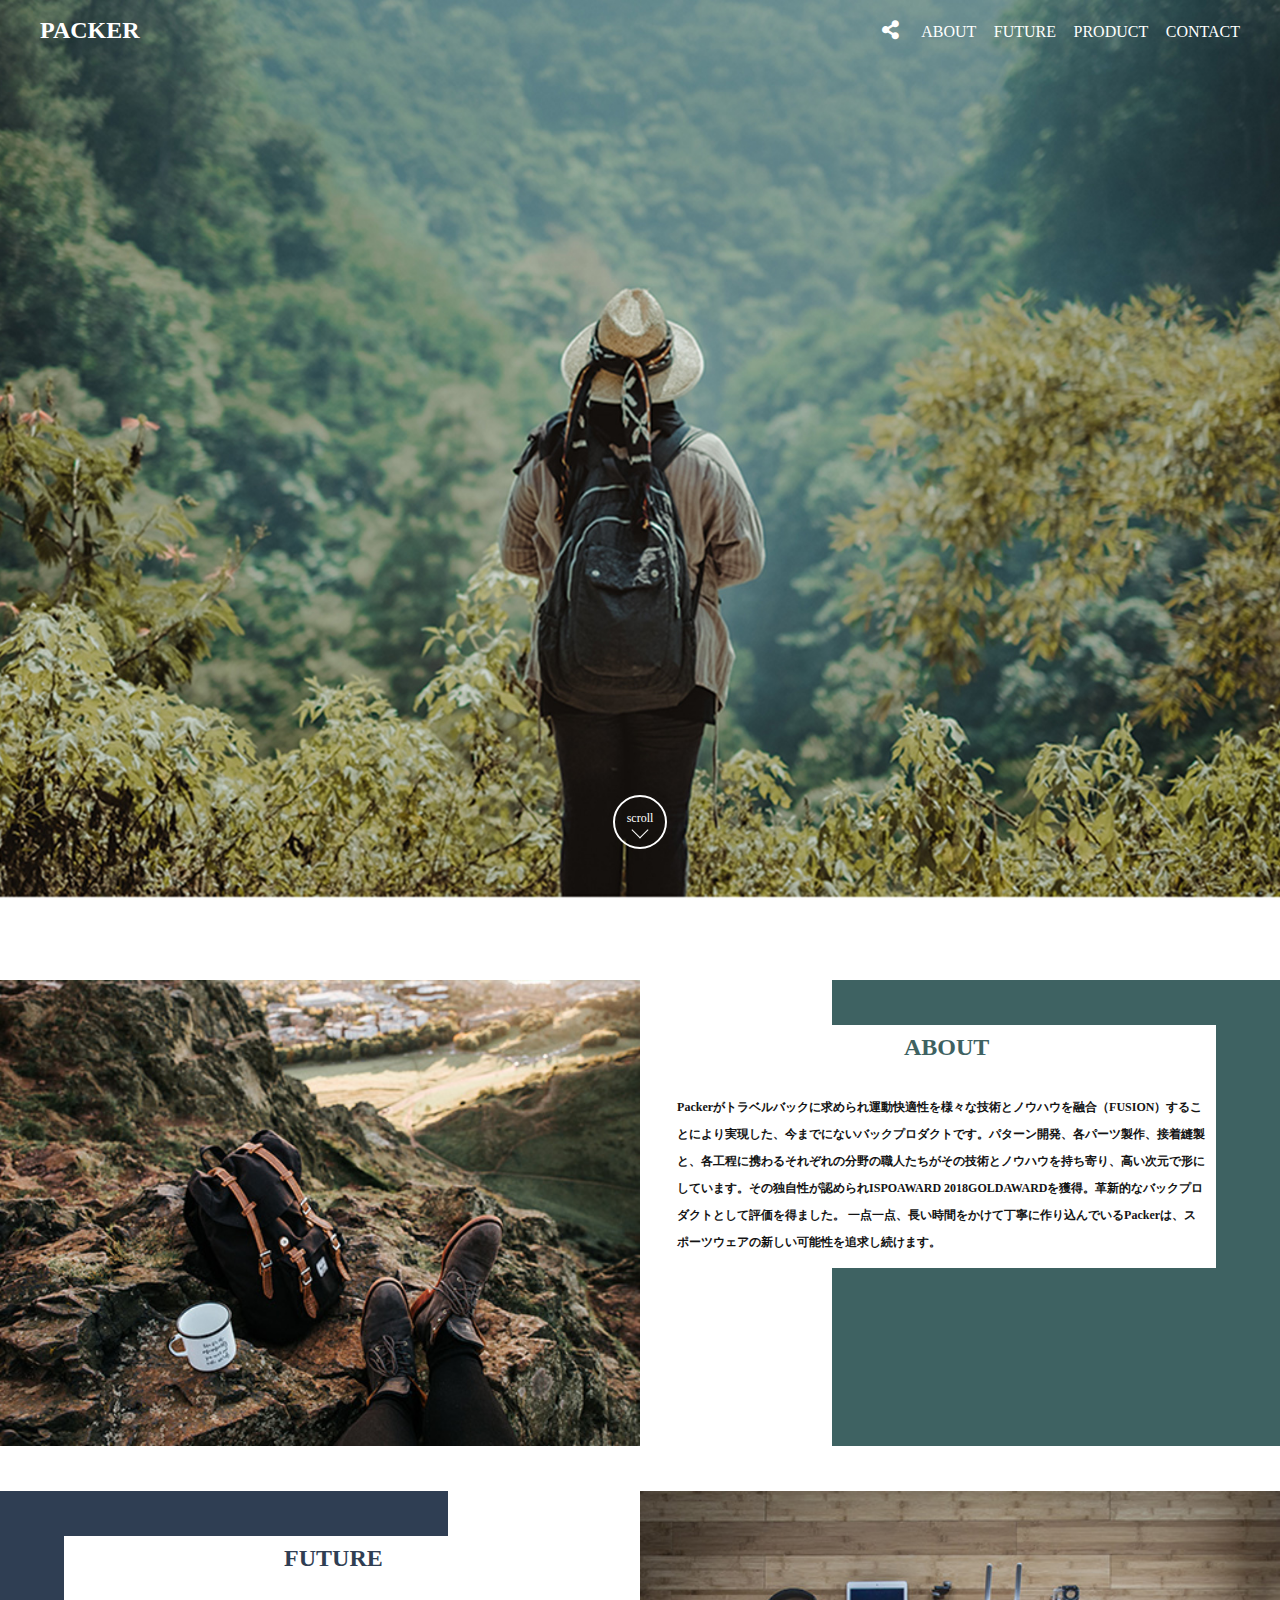
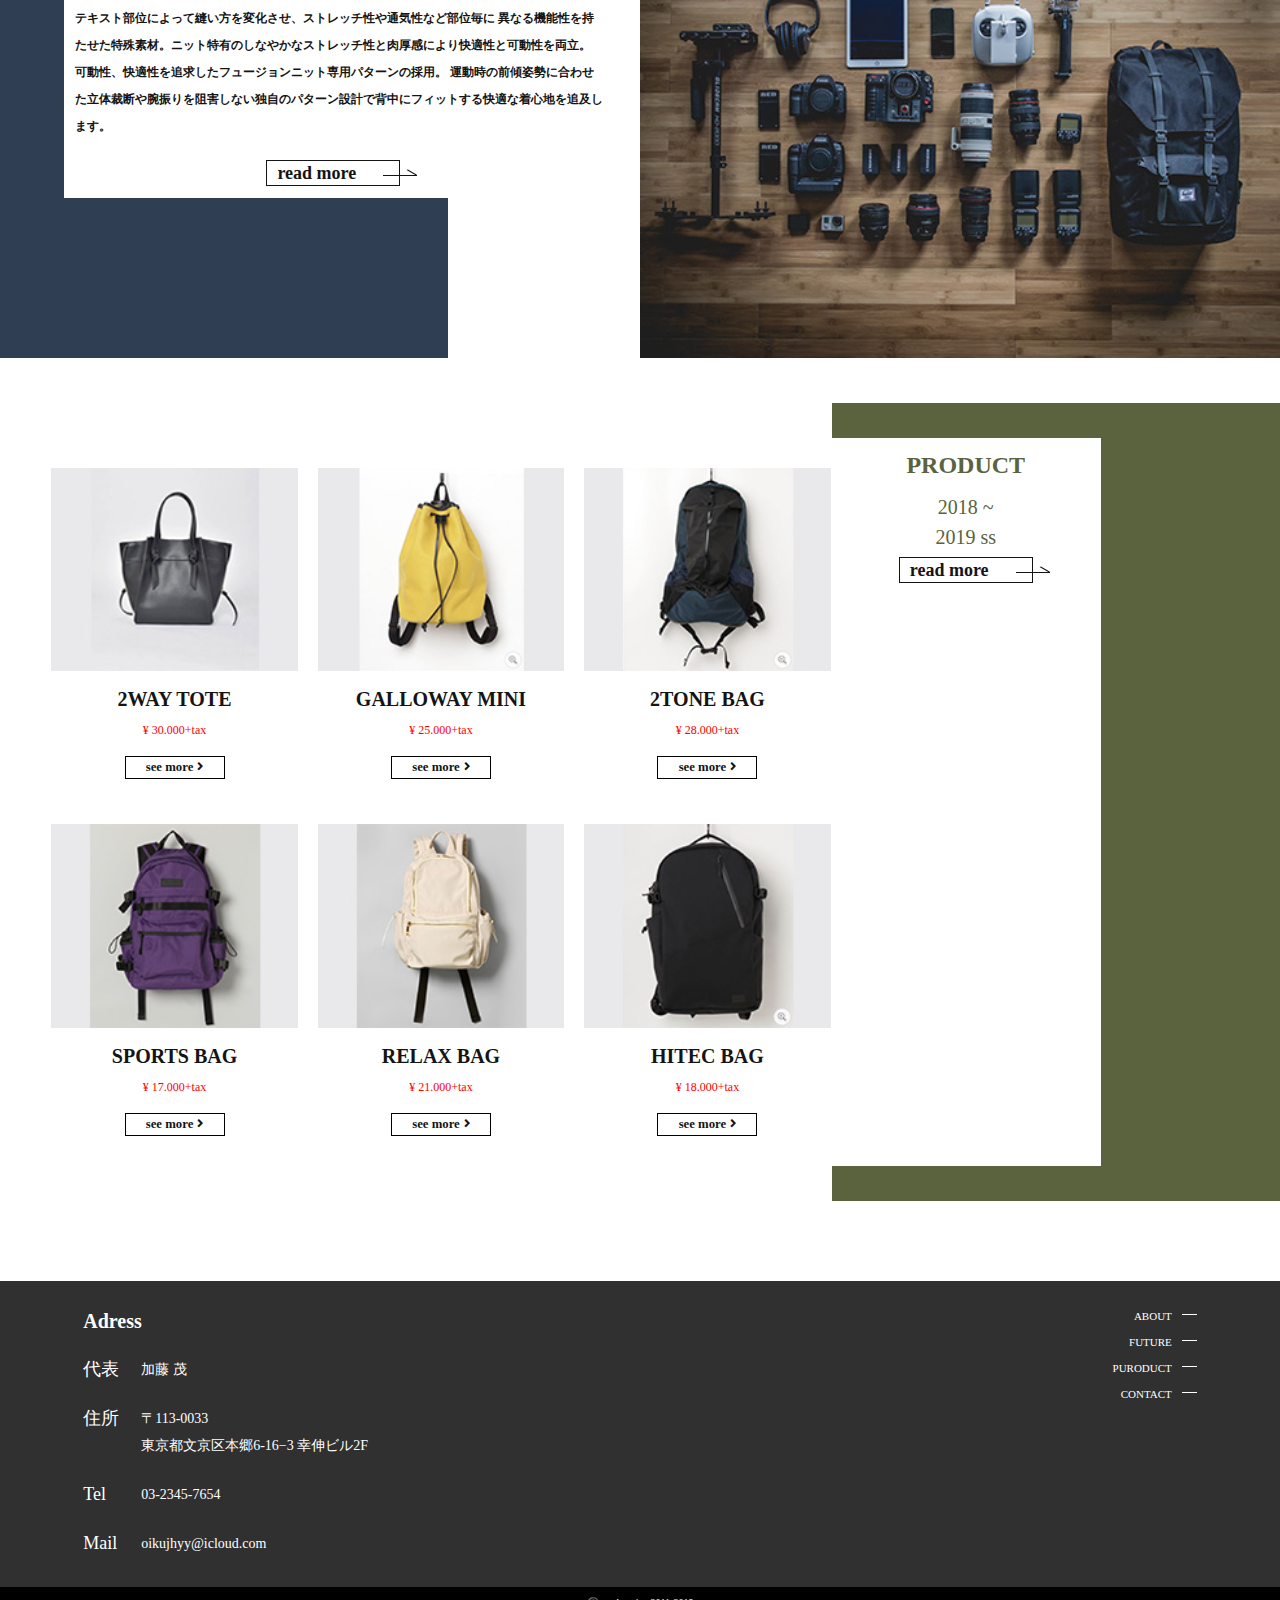
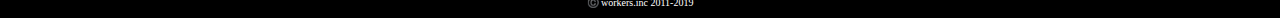
<file: index.html>
<!DOCTYPE html>

<html lang="ja">

<head>
  <meta charset="utf-8">
  <title>packers</title>
  <meta name="viewport" content="width=device-width,initial-scale=1">
  <meta name="author" content="packerバックブランドサイト">
  <meta name="description" content="packerバックブランドサイトです。快適、安全、ファッションをテーマに制作したバックプロダクトです。">
  <link href="css/reset.css" rel="stylesheet">
  <link href="css/style.css" rel="stylesheet">
  <link href="https://use.fontawesome.com/releases/v5.6.1/css/all.css" rel="stylesheet">
  <script src="js/jquery-3.3.1.min.js" defer></script>
  <script src="js/view.js" defer></script>
</head>

<body>
  <header class="home-hd">
    <div class="g-nav">
    <h1 class="logo">PACKER</h1>
    <nav>
      <ul>
        <li class="share-btn"><i class="fas fa-share-alt"></i>
          <ul class="sns-list">
            <li><a href="#"><img src="image/sns/fb.svg" alt="facebookアイコン"></a></li>
            <li><a href="#"><img src="image/sns/is.svg" alt=" instagramアイコン"></a></li>
            <li><a href="#"><img src="image/sns/tw.svg" alt=" twitterアイコン"></a></li>
          </ul>
        </li>
        <li class="l-list"><a href="#about">ABOUT</a></li>
        <li class="l-list"><a href="#future">FUTURE</a></li>
        <li class="l-list"><a href="puroduct.html">PRODUCT</a></li>
        <li class="l-list"><a href="contact.html">CONTACT</a></li>
      </ul>
    </nav>
    </div>
    
   <div class="bottom-scroll"><a href="#"><p class="scroll-txt">scroll</p></a></div>
    
  </header>
  
  <div class="wrapper">

  <div class="content" id="about">
    <div class="content--vi"><img src="image/about-left.jpg" alt="aboutのビジュアルの写真"></div>
    <div class="content--area__green">
      <section class="card">
        <h2 class="card--head card--head__green">ABOUT</h2>
        <p class="card--text">Packerがトラベルバックに求められ運動快適性を様々な技術とノウハウを融合（FUSION）することにより実現した、今までにないバックプロダクトです。パターン開発、各パーツ製作、接着縫製と、各工程に携わるそれぞれの分野の職人たちがその技術とノウハウを持ち寄り、高い次元で形にしています。その独自性が認められISPOAWARD 2018GOLDAWARDを獲得。革新的なバックプロダクトとして評価を得ました。 一点一点、長い時間をかけて丁寧に作り込んでいるPackerは、スポーツウェアの新しい可能性を追求し続けます。
        </p>
      </section>
    </div>
  </div>

  <div class="content content__rig">
    <div class="content--vi"><img src="image/future-reight.jpg" alt="futureのビジュアルの写真"></div>
    <div class="content--area content--area__navy">
      <section class="card">
        <h2 class="card--head card--head__navy">FUTURE</h2>
        <p class="card--text">テキスト部位によって縫い方を変化させ、ストレッチ性や通気性など部位毎に 異なる機能性を持たせた特殊素材。ニット特有のしなやかなストレッチ性と肉厚感により快適性と可動性を両立。 可動性、快適性を追求したフュージョンニット専用パターンの採用。 運動時の前傾姿勢に合わせた立体裁断や腕振りを阻害しない独自のパターン設計で背中にフィットする快適な着心地を追及します。
        </p>
        <div class="rm--btn rm--btn-mt2"><a href="future.html"><span>read more</span></a><div class="arrow"></div></div>
      </section>
    </div>
  </div>
  
  <div class="pu-base">
  <div class="content pu-content">
      
      <div class="mulch">
        
        <div class="mulch-card">
         <img src="image/product1.jpg" alt="2WAY TOTEの写真">
          <h3 class="mulch-card--head">2WAY TOTE</h3>
          <p class="price">¥ 30.000+tax</p>
          <div class="se--btn"><a href="#">see more<i class="fas fa-angle-right"></i></a></div>
        </div>
        
        <div class="mulch-card">
         <img src="image/product2.jpg" alt="GALLOWAY MINIの写真">
          <h3 class="mulch-card--head">GALLOWAY MINI</h3>
          <p class="price">¥ 25.000+tax</p>
          <div class="se--btn"><a href="#">see more<i class="fas fa-angle-right"></i></a></div>
        </div>
        
        <div class="mulch-card">
         <img src="image/product3.jpg" alt="2TONE BAGの写真">
          <h3 class="mulch-card--head">2TONE BAG</h3>
          <p class="price">¥ 28.000+tax</p>
          <div class="se--btn"><a href="#">see more<i class="fas fa-angle-right"></i></a></div>
        </div>
        
        <div class="mulch-card">
         <img src="image/product4.jpg" alt="SPORTS BAGの写真">
          <h3 class="mulch-card--head">SPORTS BAG</h3>
          <p class="price">¥ 17.000+tax</p>
          <div class="se--btn"><a href="#">see more<i class="fas fa-angle-right"></i></a></div>
        </div>
        
        <div class="mulch-card">
         <img src="image/product5.jpg" alt="RELAX BAの写真">
          <h3 class="mulch-card--head">RELAX BAG</h3>
          <p class="price">¥ 21.000+tax</p>
          <div class="se--btn"><a href="#">see more<i class="fas fa-angle-right"></i></a></div>
        </div>
        
        <div class="mulch-card">
         <img src="image/product6.jpg" alt="HITEC BAGの写真">
          <h3 class="mulch-card--head">HITEC BAG</h3>
          <p class="price">¥ 18.000+tax</p>
          <div class="se--btn"><a href="#">see more<i class="fas fa-angle-right"></i></a></div>
        </div>
        
      </div>
    
      <section class="pu-card">
        <h2 class="card--head">PRODUCT</h2>
        <p class="card--season">
          2018 ~</p>
        <p class="card--season">
          2019 ss
        </p>
        <div class="rm--btn"><a href="product.html"><span>read more</span></a><div class="arrow"></div></div>
      </section>
    
  </div>
  </div>
    
</div> <!--wrapper終わり-->
  
  <footer>
   
    <div class="footer-primary">
    
    <div class="footer-left">
        <section class="address">
        <h4>Adress</h4>
        <table>
          <tr>
            <th>代表</th>
            <td>加藤 茂</td>
          </tr>
           <tr>
            <th>住所</th>
            <td>〒113-0033<br>東京都文京区本郷6-16−3 幸伸ビル2F</td>
          </tr>
          <tr>
            <th>Tel</th>
            <td>03-2345-7654</td>
          </tr>
          <tr>
            <th>Mail</th>
            <td>oikujhyy@icloud.com</td>
          </tr>
          
        </table>
        </section>
        
        <div class="map"><iframe src="https://www.google.com/maps/embed?pb=!1m18!1m12!1m3!1d3239.5385072702697!2d139.75621101525962!3d35.71297258018693!2m3!1f0!2f0!3f0!3m2!1i1024!2i768!4f13.1!3m3!1m2!1s0x60188c31268f7759%3A0x6d052c5ebc829a7!2z44CSMTEzLTAwMzMg5p2x5Lqs6YO95paH5Lqs5Yy65pys6YO377yW5LiB55uu77yR77yW4oiS77yTIOW5uOS8uOODk-ODqzJG!5e0!3m2!1sja!2sjp!4v1558173972260!5m2!1sja!2sjp" width="100%" height="100%" frameborder="0" style="border:0" allowfullscreen></iframe></div>
      </div>
    
    <div class="ft-nav">
      <nav>
        <ul>
          <li><a href="#about">ABOUT</a></li>
          <li><a href="#future">FUTURE</a></li>
          <li><a href="product.html">PURODUCT</a></li>
          <li><a href="contact.html">CONTACT</a></li>
        </ul>
      </nav>
    </div>
    
    </div>
    
    <div class="cop"><small>©️ workers.inc 2011-2019</small></div>
  </footer>
</body>


</html>
</file>
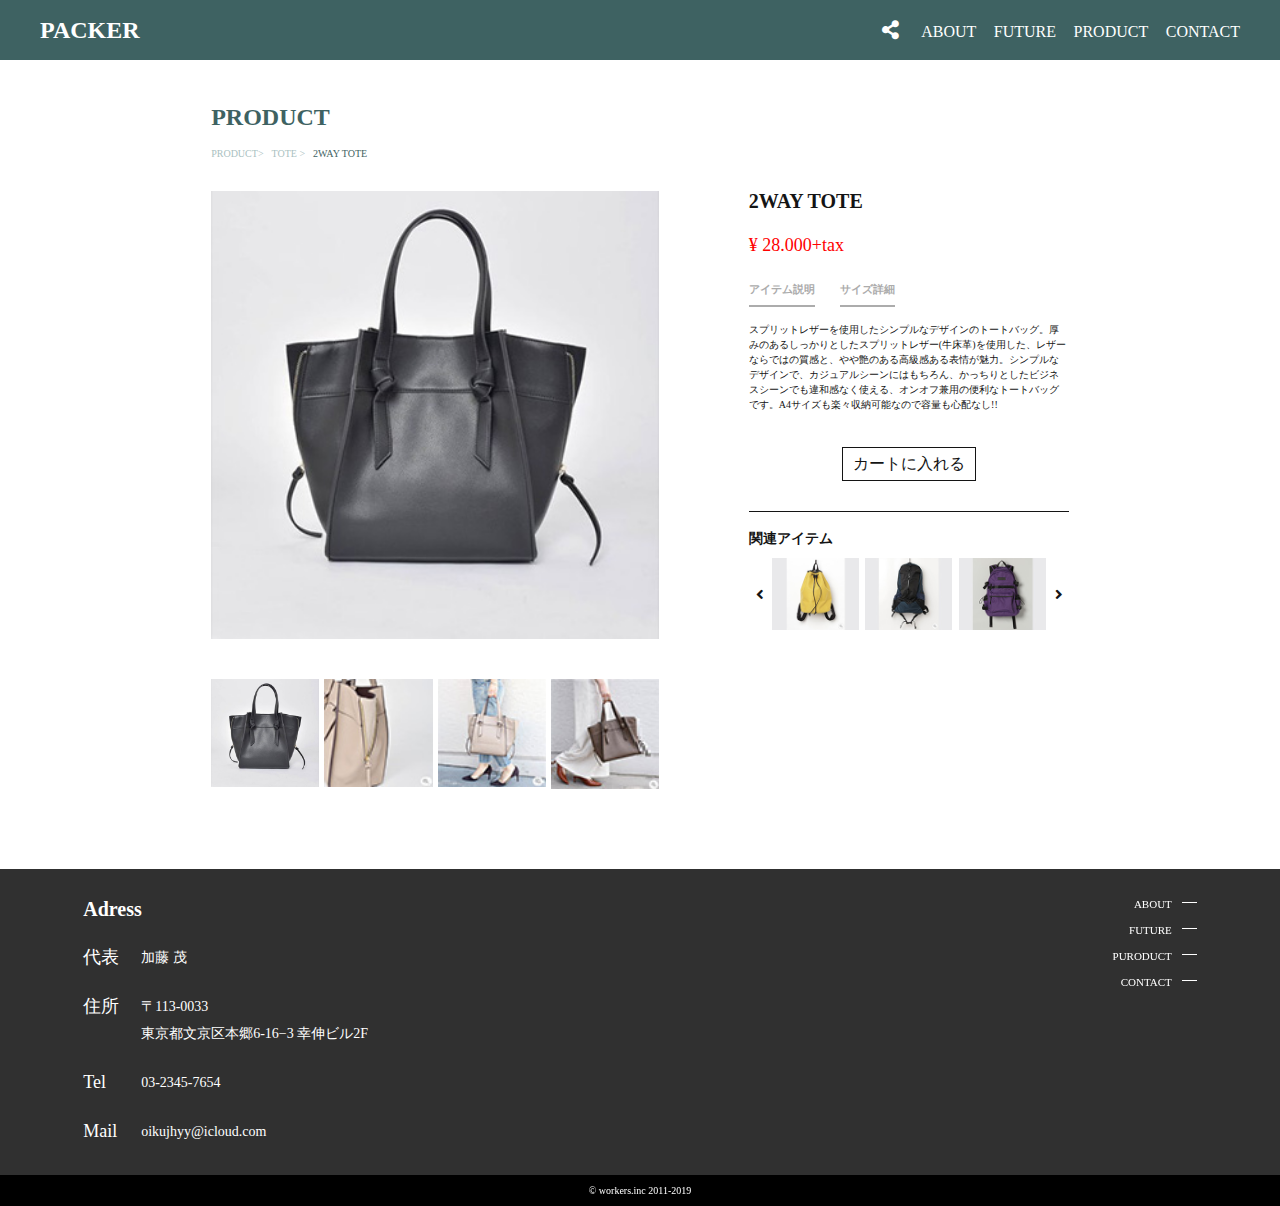
<file: 2weytote.html>
<!DOCTYPE html>

<html lang="ja">
<head>
  <meta charset="utf-8">
  <title>packer</title>
  <meta name="viewport" content="width=device-width,initial-scale=1">
  <meta name="author" content="packerバックブランドサイト">
  <meta name="description" content="packerバックブランドサイトです。快適、安全、ファッションをテーマに制作したバックプロダクトです。">
  
  <link href="css/reset.css" rel="stylesheet">
  <link href="css/style.css" rel="stylesheet">
  <link href="https://use.fontawesome.com/releases/v5.6.1/css/all.css" rel="stylesheet">
  <script src="js/jquery-3.3.1.min.js" defer></script>
  <script src="js/view.js" defer></script>
</head>

<body id="shop">
  <header class="home-hd">
    <div class="g-nav">
      <h1 class="logo"><a href="index.html">PACKER</a></h1>
      <nav>
        <ul>
          <li class="share-btn"><i class="fas fa-share-alt"></i>
            <ul class="sns-list">
              <li><a href="#"><img src="image/sns/fb.svg" alt="facebookアイコン"></a></li>
              <li><a href="#"><img src="image/sns/is.svg" alt=" instagramアイコン"></a></li>
              <li><a href="#"><img src="image/sns/tw.svg" alt=" twitterアイコン"></a></li>
            </ul>
          </li>
          <li class="l-list"><a href="index.html#about">ABOUT</a></li>
          <li class="l-list"><a href="index.html#future">FUTURE</a></li>
          <li class="l-list"><a href="puroduct.html">PRODUCT</a></li>
          <li class="l-list"><a href="contact.html">CONTACT</a></li>
        </ul>
      </nav>
    </div>
  </header>

  <div class="wrapper">
      <section class="pu-shop">
        <h2>PRODUCT</h2>
        <ul class="breadcrumb">
          <li>PRODUCT<span>></span></li>
          <li>TOTE <span>></span></li>
          <li>2WAY TOTE</li>
        </ul>

        <div class="shop-main">

        <div class="shop-left">
          <div class="main-veiw"><img src="image/tote-twoway1.jpg" alt="2WAY TOTEの写真"></div>

          <div class="main-list">
              <ul>
                <li class="sub"><img src="image/tote-twoway1.jpg" alt="GALLOWAY MINIの写真"></li>
                <li class="sub"><img src="image/tote-twoway3.jpg" alt="2TONE BAGの写真"></li>
                <li class="sub"><img src="image/tote-twoway4.jpg" alt="SPORTS BAGの写真"></li>
                <li class="sub"><img src="image/tote-twoway5.jpg" alt="SPORTS BAGの写真"></li>
              </ul>
          </div>
        </div>

        <div class="shop--reight">
            <h4>2WAY TOTE</h4>
            <p>¥ 28.000+tax</p>
                <div class="tab-area">
                  <ul>
                  <li class="tab1_label"><span>アイテム説明</span></li>
                  <li class="tab2_label"><span>サイズ詳細</span></li>
                 </ul>
                </div>
                <div class="panel-area">
       
                  <!-------------panel1 str-------------->
                  <div class="tab_panel1">
                      スプリットレザーを使用したシンプルなデザインのトートバッグ。厚みのあるしっかりとしたスプリットレザー(牛床革)を使用した、レザーならではの質感と、やや艶のある高級感ある表情が魅力。シンプルなデザインで、カジュアルシーンにはもちろん、かっちりとしたビジネスシーンでも違和感なく使える、オンオフ兼用の便利なトートバッグです。A4サイズも楽々収納可能なので容量も心配なし!!
                  </div>
                    <!-------------panel1 end-------------->

                    <!-------------panel2 str-------------->
                  <div class="tab_panel2">
       
                 
                  </div>
                      <!-------------panel2 end-------------->
                  <div class="crat">
                  <div class="crat--btn">カートに入れる</div>
                  </div>

                </div>
            <section class="r-item">
                 <h4>関連アイテム</h4>
                 <div class="item-list">
                 <div class="rev btn"><i class="fas fa-angle-left"></i></div>
                 <ul>
                    <li><img src="image/product2.jpg" alt="GALLOWAY MINIの写真"></li>
                    <li><img src="image/product3.jpg" alt="2TONE BAGの写真"></li>
                    <li><img src="image/product4.jpg" alt="SPORTS BAGの写真"></li>
                 </ul>
                    <div class="nxt btn"><i class="fas fa-angle-right"></i></div>
                 </div>
            </section>
            </div>
        </div>
        
      </section>
  </div>
  <!--wrapper終わり-->

  <footer>

    <div class="footer-primary">

      <div class="footer-left">
        <section class="address">
          <h4>Adress</h4>
          <table>
            <tr>
              <th>代表</th>
              <td>加藤 茂</td>
            </tr>
            <tr>
              <th>住所</th>
              <td>〒113-0033<br>東京都文京区本郷6-16−3 幸伸ビル2F</td>
            </tr>
            <tr>
              <th>Tel</th>
              <td>03-2345-7654</td>
            </tr>
            <tr>
              <th>Mail</th>
              <td>oikujhyy@icloud.com</td>
            </tr>

          </table>
        </section>

        <div class="map"><iframe src="https://www.google.com/maps/embed?pb=!1m18!1m12!1m3!1d3239.5385072702697!2d139.75621101525962!3d35.71297258018693!2m3!1f0!2f0!3f0!3m2!1i1024!2i768!4f13.1!3m3!1m2!1s0x60188c31268f7759%3A0x6d052c5ebc829a7!2z44CSMTEzLTAwMzMg5p2x5Lqs6YO95paH5Lqs5Yy65pys6YO377yW5LiB55uu77yR77yW4oiS77yTIOW5uOS8uOODk-ODqzJG!5e0!3m2!1sja!2sjp!4v1558173972260!5m2!1sja!2sjp" width="100%" height="100%" frameborder="0" style="border:0" allowfullscreen></iframe></div>
      </div>

      <div class="ft-nav">
        <nav>
          <ul>
            <li><a href="#about">ABOUT</a></li>
            <li><a href="#future">FUTURE</a></li>
            <li><a href="product.html">PURODUCT</a></li>
            <li><a href="contact.html">CONTACT</a></li>
          </ul>
        </nav>
      </div>

    </div>

    <div class="cop"><small>&copy; workers.inc 2011-2019</small></div>
  </footer>
</body>


</html>
</file>
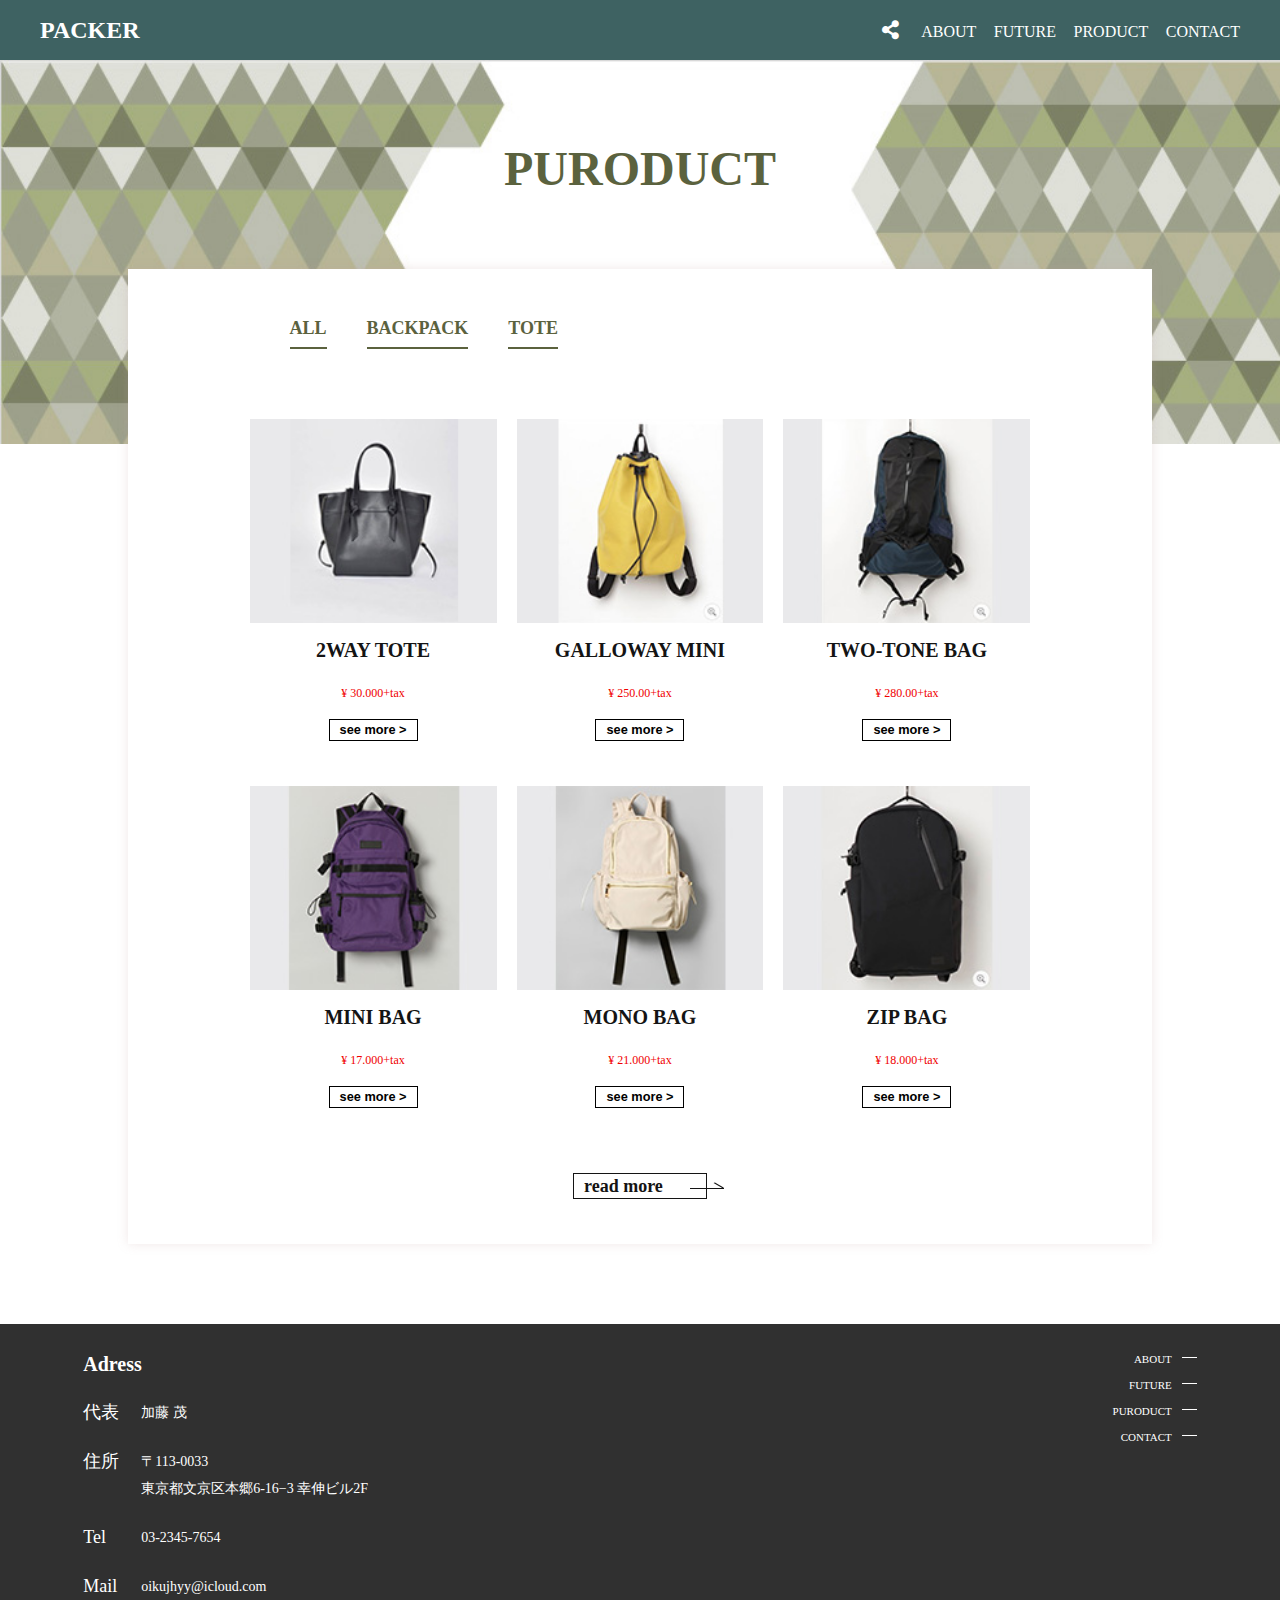
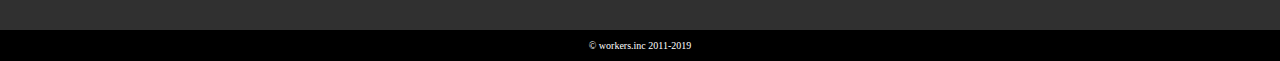
<file: puroduct.html>
<!DOCTYPE html>

<html lang="ja">

<head>
  <meta charset="utf-8">
  <title>packer</title>
  <meta name="viewport" content="width=device-width,initial-scale=1">
  <meta name="author" content="packerバックブランドサイト">
  <meta name="description" content="packerバックブランドサイトです。快適、安全、ファッションをテーマに制作したバックプロダクトです。">
  <link href="css/reset.css" rel="stylesheet">
  <link href="css/style.css" rel="stylesheet">
  <link href="https://use.fontawesome.com/releases/v5.6.1/css/all.css" rel="stylesheet">
  <script src="js/jquery-3.3.1.min.js"></script>
  <script src="js/view.js"></script>
</head>

<body id="puroduct">
  <header class="home-hd">
    <div class="g-nav">
      <h1 class="logo"><a href="index.html">PACKER</a></h1>
      <nav>
        <ul>
          <li class="share-btn"><i class="fas fa-share-alt"></i>
            <ul class="sns-list">
              <li><a href="#"><img src="image/sns/fb.svg" alt="facebookアイコン"></a></li>
              <li><a href="#"><img src="image/sns/is.svg" alt=" instagramアイコン"></a></li>
              <li><a href="#"><img src="image/sns/tw.svg" alt=" twitterアイコン"></a></li>
            </ul>
          </li>
          <li class="l-list"><a href="index.html#about">ABOUT</a></li>
          <li class="l-list"><a href="index.html#future">FUTURE</a></li>
          <li class="l-list"><a href="puroduct.html">PRODUCT</a></li>
          <li class="l-list"><a href="contact.html">CONTACT</a></li>
        </ul>
      </nav>
    </div>
  </header>

  <div class="wrapper">
      <section class="pu-contener">
       <h2>PURODUCT</h2>
        <div class="pu-mein">
         <div class="tab-area">
           <ul>
           <li class="tab1_label"><span>ALL</span></li>
           <li class="tab2_label"><span>BACKPACK</span></li>
           <li class="tab3_label"><span>TOTE</span></li>
          </ul>
         </div>
         <div class="panel-area">

           <!-------------panel1 str-------------->
           <div class="tab_panel1">

           <div class="panel-card">
             <a href="2weytote.html">
             <img src="image/product1.jpg" alt="2WAY TOTEの写真">
              <h3>2WAY TOTE</h3>
              <p>¥ 30.000+tax</p>
              <button>see more &gt;</button>
              </a>
            </div>

            <div class="panel-card">
                <img src="image/product2.jpg" alt="2WAY TOTEの写真">
                 <h3>GALLOWAY MINI</h3>
                 <p>&yen; 250.00+tax</p>
                 <button>see more &gt;</button>
            </div>

            <div class="panel-card">
                <img src="image/product3.jpg" alt="2WAY TOTEの写真">
                 <h3>TWO-TONE BAG</h3>
                 <p>&yen; 280.00+tax</p>
                 <button>see more &gt;</button>
            </div>

            <div class="panel-card">
                <img src="image/product4.jpg" alt="2WAY TOTEの写真">
                 <h3>MINI BAG</h3>
                 <p>&yen; 17.000+tax</p>
                 <button>see more &gt;</button>
            </div>

            <div class="panel-card">
                <img src="image/product5.jpg" alt="2WAY TOTEの写真">
                 <h3>MONO BAG</h3>
                 <p>&yen; 21.000+tax</p>
                 <button>see more &gt;</button>
            </div>

            <div class="panel-card">
                <img src="image/product6.jpg" alt="2WAY TOTEの写真">
                 <h3>ZIP BAG</h3>
                 <p>&yen; 18.000+tax</p>
                 <button>see more &gt;</button>
            </div>
            </div>
             <!-------------panel1 end-------------->

             <!-------------panel2 str-------------->
            <div class="tab_panel2">
     
                 <div class="panel-card">
                     <img src="image/product2.jpg" alt="2WAY TOTEの写真">
                      <h3>GALLOWAY MINI</h3>
                      <p>&yen; 250.00+tax</p>
                      <button>see more &gt;</button>
                 </div>
     



                 
                 <div class="panel-card">
                     <img src="image/product3.jpg" alt="2WAY TOTEの写真">
                      <h3>TWO-TONE BAG</h3>
                      <p>&yen; 280.00+tax</p>
                      <button>see more &gt;</button>
                 </div>
     
                 <div class="panel-card">
                     <img src="image/product4.jpg" alt="2WAY TOTEの写真">
                      <h3>MINI BAG</h3>
                      <p>&yen; 17.000+tax</p>
                      <button>see more &gt;</button>
                 </div>
     
                 <div class="panel-card">
                     <img src="image/product5.jpg" alt="2WAY TOTEの写真">
                      <h3>MONO BAG</h3>
                      <p>&yen; 21.000+tax</p>
                      <button>see more &gt;</button>
                 </div>
     
                 <div class="panel-card">
                     <img src="image/product6.jpg" alt="2WAY TOTEの写真">
                      <h3>ZIP BAG</h3>
                      <p>&yen; 18.000+tax</p>
                      <button>see more &gt;</button>
                 </div>
            </div>
            <!-------------panel2 end-------------->

            <!-------------panel3 str-------------->
            <div class="tab_panel3">

                <div class="panel-card">
                  <img src="image/product1.jpg" alt="2WAY TOTEの写真">
                   <h3>2WAY TOTE</h3>
                   <p>¥ 30.000+tax</p>
                   <button>see more &gt;</button>
                 </div>
     
            </div>
             <!-------------panel3 end-------------->

         </div>
         <div class="rm--btn rm--btn-mt2"><a href=#><span>read more</span></a><div class="arrow"></div></div>
        </div>
      </section>

  </div>
  <!--wrapper終わり-->

  <footer>

    <div class="footer-primary">

      <div class="footer-left">
        <section class="address">
          <h4>Adress</h4>
          <table>
            <tr>
              <th>代表</th>
              <td>加藤 茂</td>
            </tr>
            <tr>
              <th>住所</th>
              <td>〒113-0033<br>東京都文京区本郷6-16−3 幸伸ビル2F</td>
            </tr>
            <tr>
              <th>Tel</th>
              <td>03-2345-7654</td>
            </tr>
            <tr>
              <th>Mail</th>
              <td>oikujhyy@icloud.com</td>
            </tr>

          </table>
        </section>

        <div class="map"><iframe src="https://www.google.com/maps/embed?pb=!1m18!1m12!1m3!1d3239.5385072702697!2d139.75621101525962!3d35.71297258018693!2m3!1f0!2f0!3f0!3m2!1i1024!2i768!4f13.1!3m3!1m2!1s0x60188c31268f7759%3A0x6d052c5ebc829a7!2z44CSMTEzLTAwMzMg5p2x5Lqs6YO95paH5Lqs5Yy65pys6YO377yW5LiB55uu77yR77yW4oiS77yTIOW5uOS8uOODk-ODqzJG!5e0!3m2!1sja!2sjp!4v1558173972260!5m2!1sja!2sjp" width="100%" height="100%" frameborder="0" style="border:0" allowfullscreen></iframe></div>
      </div>

      <div class="ft-nav">
        <nav>
          <ul>
            <li><a href="#about">ABOUT</a></li>
            <li><a href="#future">FUTURE</a></li>
            <li><a href="product.html">PURODUCT</a></li>
            <li><a href="contact.html">CONTACT</a></li>
          </ul>
        </nav>
      </div>

    </div>

    <div class="cop"><small>&copy; workers.inc 2011-2019</small></div>
  </footer>
</body>


</html>
</file>
<file: css/style.css>
@charset "utf-8";


h1,h2,h3,h4,h5,h6 {
  font-weight: 600;
  color: #141414;
}

h1 a{
  color: #fff;
}

p,div{
  font-weight: 300;
  color: #141414;
}

html{
  font-size: 10px;
}

/*footer*/

footer{
  background-color: #303030;
  margin: 80px 0 0 0;
}

.footer-primary{
  display: flex;
  justify-content: space-between;
  padding: 30px 6.5%;
  box-sizing: border-box;
}

.footer-left{
  display: flex;
  justify-content: space-between;
  width: 73.7%;
}

.cop{
  background-color: #000;
  color: #fff;
  text-align: center;
  font-size: 1.2rem;
  line-height: 30px;
}

.address h4{
  font-size: 2rem;
  color: #fff;
  font-weight: 600;
  margin-bottom: 25px;
}

.address tbody tr th,td{
  color: #fff;
  padding-bottom: 22px;
  line-height: 2.7rem;
  vertical-align: top;
}

.address tbody tr:last-child th,.address tbody tr:last-child td{
  color: #fff;
  padding-bottom: 0px;
}


.address th{
  font-size: 18px;
  padding-right: 22px
}

.address td{
  font-size: 14px;
}

.map{
  width: 43.61%;
}

.ft-nav li{
  margin-bottom: 15px;
  text-align: right;
}

.ft-nav li a{
  font-size: 1.1rem;
  color: #fff;
  text-align: right;
}

.ft-nav li a::after{
  content: "";
  display: inline-block;
  background-color: #fff;
  height: 1px;
  width: 15px;
  margin-left: 10px;
  vertical-align: super;
}


/*btn*/

.rm--btn{
  display: block;
  position: relative;
  width: 134px;
  margin: 0 auto;
  line-height: 24px;
  text-align: left;
  border: 1px solid #141414;
  box-sizing: border-box;
  font-size: 1.8rem;
  font-weight: 600;
}

.rm--btn span{
  margin-left: 10px;
}

.rm--btn a{
  display: block;
  color: #141414;
}

.arrow{
  content: "";
  display: block;
  position: absolute;
  right: -18px;
  top: 58.33%;
  height: 1px;
  width: 34px;
  background-color: #141414;
}

.arrow::after{
  content: "";
  display: block;
  position: absolute;
  right: -1px;
  bottom: 3px;
  border-bottom: 1px solid #141414;
  border-right: 1px solid transparent;
  border-left: 1px solid transparent;
  width: 10px;
  transform: rotate(30deg);
}

.crat--btn {
  display: inline-block;
  font-size: 1.6rem;
  padding: 0 10px 0;
  border: 1px solid #141414; 
  margin-top: 35px;
  line-height: 32px;
  cursor: pointer;
}


/*gnav始まり*/


.g-nav{
  width: 100%;
  display: flex;
  justify-content: space-between;
  align-items: center;
  height: 60px;
  padding: 0 40px;
  box-sizing: border-box;
}

.g-nav{
  color: #fff;
}

.logo{
  font-size:2.4rem;
  color: #fff;
}

.g-nav li{
  display: inline-block;
  margin-left: 15px;
}

.g-nav li a{
  display: block;
  color: #fff;
  font-size: 1.6rem;
  position: relative;
}

.g-nav li.l-list a::after{
  position: absolute;
  content: "";
  display: block;
  height: 1px;
  margin-top: 10px;
  width: 0;
  background-color: #fff;
  transition: width 0.3s ease;
}

.g-nav li.l-list a:hover:after{
  width: 100%;
}

/*gnav終わり*/


/*home-base始まり*/

.content{
  display: flex;
  justify-content: space-between;
  margin-bottom: 45px;
}

div[class^="content--area"]{
  position: relative;
  width: 50%;
}

.card{
  position: relative;
  max-width: 550px;
  background-color: #fff;
  margin: 3.5vw 10% 0 2.9vw;
  padding: 10px 0 12.5px;
}

.card--head{
  font-size: 2.4rem;
  text-align: center;
  margin-bottom: 2.75vw;
}

.card--text{
  font-size: 1.2rem;
  line-height: 2.25em;
  padding-right: 2%;
  font-weight: 600;
}

/*home-base終わり*/




/*home-header始まり*/

header{
  position: relative;
  background-image: url(../image/home-top@2x.jpg);
  background-position: center;
  background-size: cover;
  height: 100vh;
  width: 100vw;
}

.home-hd{
  margin-bottom: 80px;
}

/*----SNS始まり----*/

.share-btn{
  position: relative;
  font-size: 1.9rem;
  margin-right: 5px;
}

.share-btn .sns-list{
  display: none;
  position: absolute;
  top: 31px;
  left: -50%;
  background-color: #fff;
  border-top: 5px solid #5ca5a5;
  width: 100px;
  padding: 8px;
  z-index: 5;
}

.share-btn:hover .sns-list{
  display: flex;
  justify-content: space-between;
}

.share-btn .sns-list::before{
  content: "";
  display: block;
  position: absolute;
  top: -15px;
  left: 5%;
  border-right: 10px solid transparent;
  border-bottom: 10px solid#5ca5a5;
  border-left: 10px solid transparent;
}

.share-btn .sns-list li{
  margin: 0;
}

.share-btn .sns-list li a{
  text-align: center;
}

.share-btn .sns-list li a img{
  width: 25px;
}

/*----SNS終わり----*/


/*----scroll-btn始まり----*/

.bottom-scroll{
  position: absolute;
  bottom: 4vw;
  left: 50%;
  transform: translateX(-50%);
  width: 50px;
  height: 50px;
  border-radius: 50px;
  border: 2px solid #fff;
  font-size: 1.2rem;
  color: #fff;
  text-align: center;
}

.bottom-scroll .scroll-txt{
  padding-top: 15px;
  color: #fff;
}

.bottom-scroll .scroll-txt::after{
  content: "";
  display: block;
  width: 11px;
  height: 11px;
  border-right: 1px solid #fff;
  border-bottom: 1px solid #fff;
  transform: rotate(45deg);
  margin: auto;
}

/*----scroll-btn終わり----*/

/*home-header終わり*/


/*-共通header始まり*/

#puroduct header,#shop header{
  background-image: none;
  height: auto;
  width: auto;
  margin-bottom: 0;
}

#puroduct .g-nav,#shop .g-nav{
  background-color: #3e6262;
}

/*共通終わり*/

/*----top-about始まり----*/

.content--vi{
  width: 50%;
}

.content--vi img{
  width: 100%;
  height: auto;
}

.content--area__green::before{
  content: "";
  display: block;
  position: absolute;
  top: 0;
  right: 0;
  width: 70%;
  height: 100%;
  background-color: #3e6262;
}

.card--head__green{
  color: #3e6262;
}

/*----top-about終わり----*/


/*----top-future始まり----*/

.card--head__navy{
  color: #2f3e53;
}

.rm--btn-mt2{
  margin-top: 20px
}

.content__rig .content--vi{
  order: 2;
}

.content__rig .content--area{
  order: 1;
}

.content__rig .card{
   margin: 3.5vw 2.9vw 0 10%;
  padding: 10px 0 12.5px;
}

.content__rig .card--text{
  padding-left: 2%;
  padding-right: 0;
}

.content--area__navy::before{
  content: "";
  display: block;
  position: absolute;
  top: 0;
  left: 0;
  width: 70%;
  height: 100%;
  background-color: #2f3e53;
}

/*----top-future終わり----*/


/*----top-product始まり----*/

.pu-base{
  width: 100%;
  height: auto;
  position: relative;
  overflow: hidden;/*子要素のマージンを含むhttp://seto-abe.hatenablog.com/entry/2016/12/06/153305*/
}

.pu-base::before{
  content: "";
  display: block;
  position: absolute;
  right: 0;
  width: 35%;
  height: 100%;
  background-color: #5b623e;
}

.pu-content{
  width: 86%;
  background-color: #fff;
  margin: 35px 0;
  position: relative;
}

.pu-card{
  width: 24.54%;
  text-align: center;
}

.pu-card .card--head{
  color: #5b623e;
  margin-bottom: 20px;
  padding-top: 15px;
}

.pu-card p.card--season{
  color: #5b623e;
  font-size: 2rem;
  margin-bottom: 10px;
}

.pu-card p:last-child{
  margin-bottom: 30px;
}


.mulch{
  width: 75.46%;
  padding: 30px 0 30px 4.66%;
  box-sizing: border-box;
  display: grid;
  grid-gap: 45px 20px;
  grid-template-columns: repeat(auto-fit,minmax(187px,1fr));
}

.mulch-card img{
  width: 100%;
  margin-bottom: 18px;
}

.mulch-card--head{
  font-size: 2rem;
  text-align: center;
}

.mulch-card .price{
  font-size:  1.2rem;
  text-align: center;
  color: #ff0000;
  margin: 15px auto 20px;
}

.se--btn{
  font-size: 1.275rem;
  font-weight: 600;
  width: 100px;
  box-sizing: border-box;
  border: 1px solid #000;
  line-height: 21px;
  text-align: center;
  margin: auto;
}

.se--btn a{
  display: block;
  color: #141414;
}

.fa-angle-right{
  padding-left: 4px;
}

/*----top-product終わり----*/



/*----puroduct----*/

#puroduct .wrapper{
  position: relative;
}

#puroduct .wrapper::before{
  content: "";
  display: block;
  position: absolute;
  left: 0;
  top: 0;
  width: 100%;
  height: 30vw;
  background: url(../image/puroduct-top.jpg) center / cover no-repeat;
  font-size: 4.8rem;
}

#puroduct .wrapper h2{
  padding: 85px 0 76px 0;
  font-size: 4.8rem;
  text-align: center;
  color: #5b623e;
}

.pu-contener{
  position: relative;
}

.pu-mein{
  background-color: #fff;
  width: 80%;
  margin: 0 auto;
  padding: 50px 9.5% 45px;
  box-sizing: border-box;
  box-shadow: 0px 0px 10px rgba(196, 160, 160, 0.25);
}


#puroduct .tab-area{
  margin-bottom: 70px;
}

.tab-area ul{
  display: flex;
}

.tab-area ul li{
  padding: 0 20px;
  font-size: 18px;
  font-weight: 600;
  color: #5b623e;
  cursor: pointer;
}
.tab-area ul li:first-child{
  margin-left: 20px;
}

.tab-area ul li span{
  padding-bottom: 10px;
  display: block;
  border-bottom: 2px solid #5b623e;
}

.tab_panel1,.tab_panel2,.tab_panel3{
  display: flex;
  flex-wrap: wrap;
  line-height: 1.5em;
}

.tab_panel2,.tab_panel3{
  display:none;
}

.panel-card{
  width: calc((100% - 40px) / 3);
  margin-right: 20px;
  margin-bottom: 45px;
  text-align: center;
  cursor: pointer;
}


.panel-card:nth-child(3n){
  margin-right: 0;
}

.panel-card img{
  width: 100%;
}

.panel-card h3{
  font-size: 2rem;
  line-height: 1em;
  text-align: center;
  margin: 17px 0 27px 0;
}

.panel-card p{
  font-size: 1.2rem;
  color: #f00000;
  text-align: center;
}

.panel-card button{
  margin-top: 20px;
  background-color: #fff;
  color: #000;
  border: 1px solid #000;
  font-size: 1.275rem;
  font-weight: 600;
  padding: 0 10px;
  line-height: 20px;
  cursor: pointer;
}



/* product shop */

#shop .wrapper{
  width: 80%;
  padding: 0 6.5%;
  box-sizing: border-box;
  margin: 0 auto;
}

.pu-shop{
  margin-top: 45px;
}

.pu-shop h2{
   font-size: 2.4rem;
   color: #3e6262;
}

.pu-shop ul.breadcrumb{
  display: flex;
  font-size: 1.0rem;
  margin: 20px 0 32px 0;
}

.pu-shop ul.breadcrumb li{
  color: #aac1c1;
  margin-right: 8px;
}

.pu-shop ul.breadcrumb li:last-child{
  color: #3e6262;
}

.shop-main {
  display: flex;
  justify-content: space-between;
}

.shop-left{
  width: 52.23%;
}

.shop-left .main-veiw img{
  width: 100%;
}

.main-list{
  margin-top: 40px;
}

.main-list ul{
  display: flex;
  justify-content: space-between;
}

.main-list ul li{
  width: calc(100% / 4);
  margin-right: 5px;
  cursor: pointer;
}

.main-list ul li:last-child{
  margin: 0;
}

.main-list ul li img{
  width: 100%;
}

.shop--reight{
  width: 37.31%;
}

.shop--reight h4{
  font-size: 2.0rem;
  color: #141414;
}

.shop--reight p{
  font-size: 1.8rem;
  color: #ff0000;
  margin: 25px 0 30px 0
}

.shop--reight .tab-area ul li {
  font-size: 1.1rem;
  color: #acacac;
  margin: 0 25px 0 0;
  padding: 0;
}

.shop--reight .tab-area ul li span {
  padding-bottom: 10px;
  display: block;
  border-bottom: 2px solid #acacac;
}

.shop--reight .tab_panel1, .shop--reight .tab_panel2, .shop--reight .tab_panel3 {
  padding-top: 15px;
}


.panel-area .crat{
  text-align: center
}

.r-item{
  border-top: 1px solid #141414;
  margin-top: 30px;
}

.r-item h4{
  width: 100%;
  font-size: 1.4rem;
  color: #141414;
  margin: 20px 0 12px 0
}

.item-list{
  display: flex;
}

.item-list ul{
  width: 85.71%;
  justify-content: space-between;
  display: flex;
}

.item-list ul li{
  width: calc((100% - 5%) / 3);
}

.item-list ul li img{
  width: 100%;
}

.item-list .btn{
  width: 7.145%;
  font-size: 1.5rem;
  position: relative;
  cursor: pointer;
}

.item-list .fas {
  position: absolute;
  top: 50%;
  left: 50%;
  transform: translate(-50%,-50%);
}
</file>
